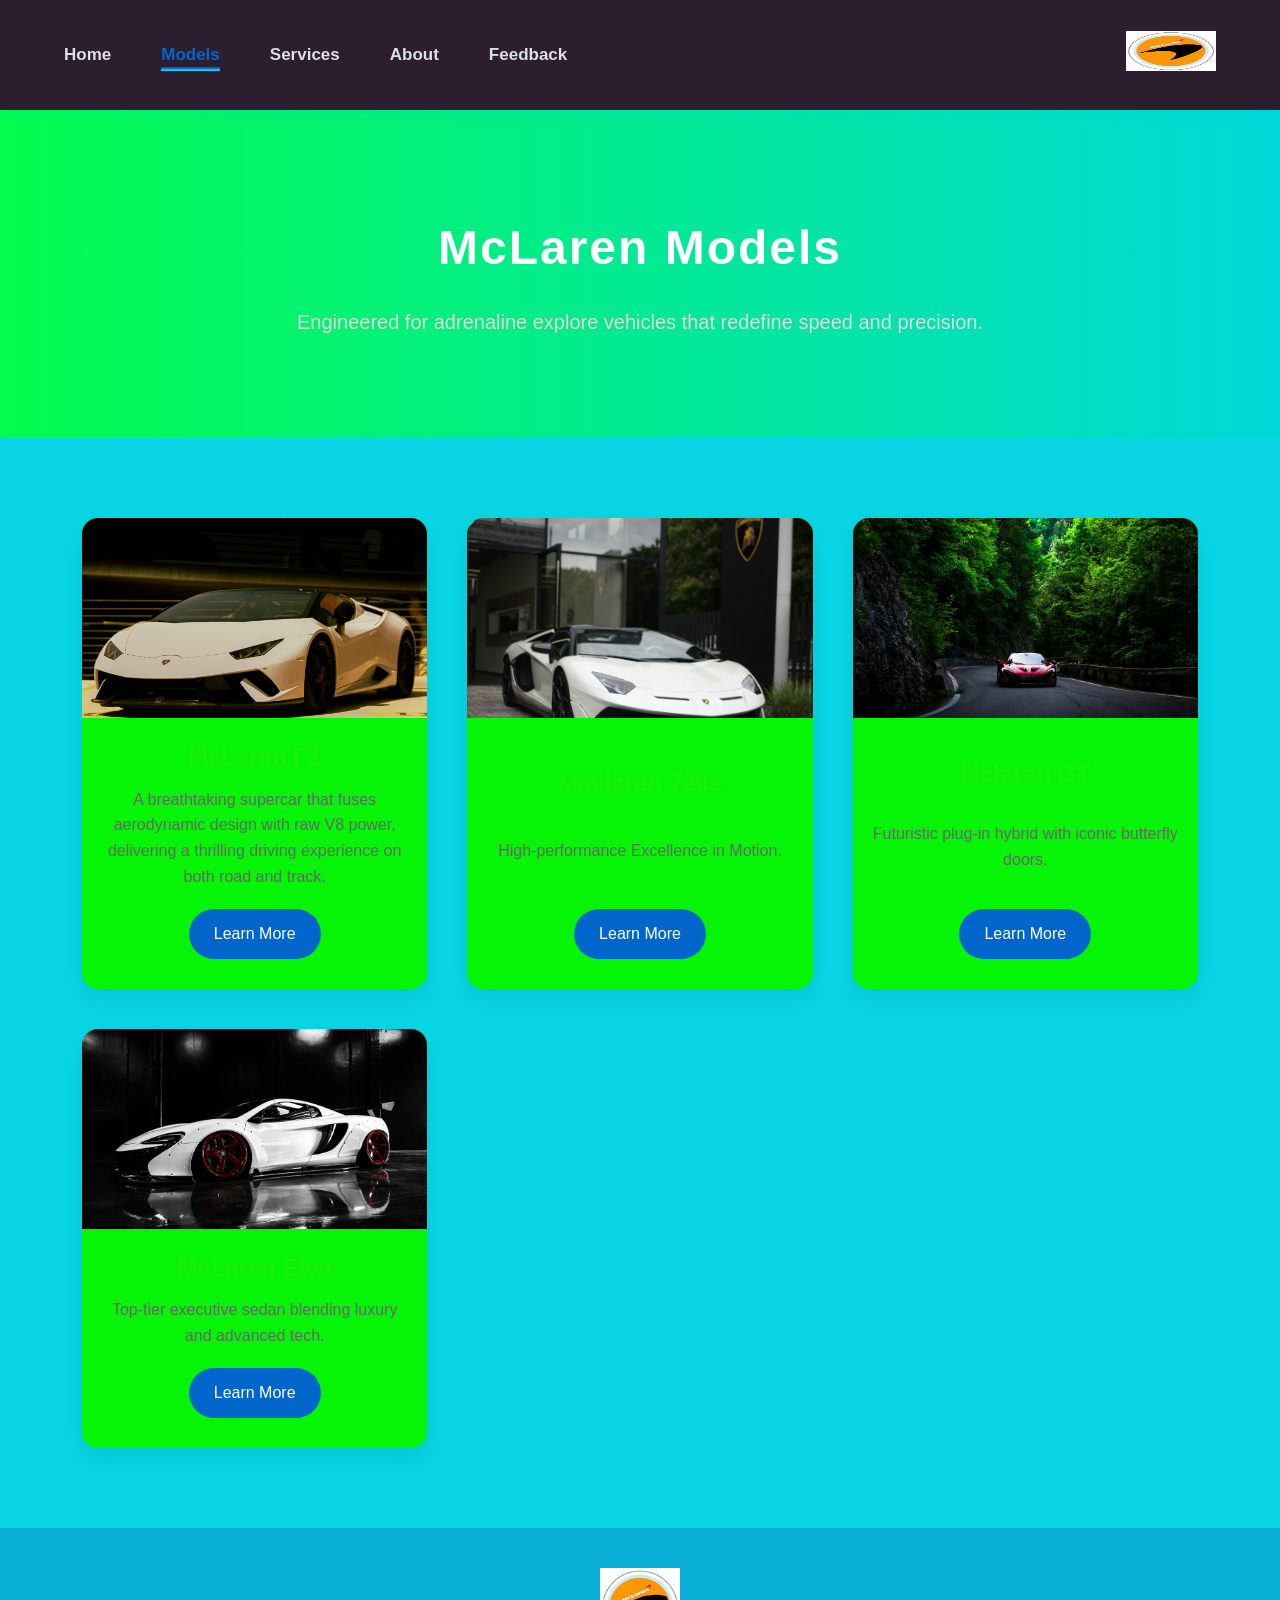
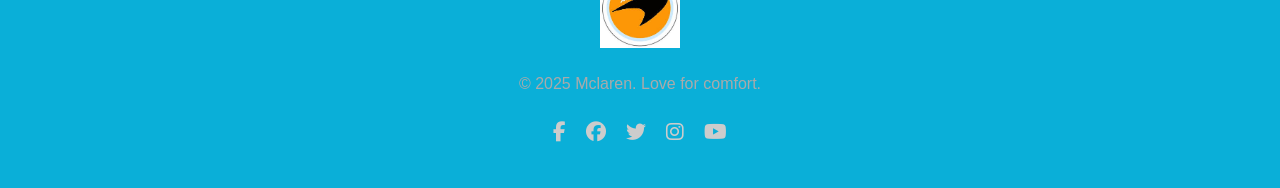
<file: models.html>
<!DOCTYPE html>
<html lang="en">
<head>
  <meta charset="UTF-8" />
  <meta name="viewport" content="width=device-width, initial-scale=1.0"/>
  <title>McLaren| Models</title>
  <link rel="stylesheet" href="style.css" />
  <link rel="stylesheet" href="https://cdnjs.cloudflare.com/ajax/libs/font-awesome/6.5.0/css/all.min.css" />
</head>
<body>

  <!-- Header (same as other pages) -->
  <header class="header">
    <div class="container header-flex">
      <div class="nav-left">
        <nav>
          <ul class="nav-list">
            <li><a href="index.html">Home</a></li>
            <li><a href="models.html" class="active">Models</a></li>
            <li><a href="services.html">Services</a></li>
            <li><a href="about.html">About</a></li>
            <li><a href="feedback.html">Feedback</a></li>
          </ul>
        </nav>
      </div>
      <div class="nav-right">
        <img src="logo.jpg" alt="McLaren logo" class="logo" />
      </div>
    </div>
  </header>

  <!-- Hero -->
  <section class="models-hero">
    <div class="container">
      <h1 class="hero-title">McLaren Models</h1>
      <p class="hero-subtitle">Engineered for adrenaline explore vehicles that redefine speed and precision.</p>

    </div>
  </section>

  <!-- Model Cards -->
  <section class="model-gallery">
    <div class="container model-cards">
      
      <div class="model-card">
        <img src="i5 (27).jpg" alt="McLaren F1" />
       <h3>McLaren F1</h3>
<p>A breathtaking supercar that fuses aerodynamic design with raw V8 power, delivering a thrilling driving experience on both road and track.</p>

        <a href="learnmore.html" class="model-btn">Learn More</a>
      </div>

      <div class="model-card">
        <img src="i5 (16).jpg" alt="McLaren 720s" />
        <h3>Maclaren 720s</h3>
        <p>High-performance Excellence in Motion.</p>
        <a href="#" class="model-btn">Learn More</a>


    
      </div>

      <div class="model-card">
        <img src="i5 (4).jpg" alt="Mclaren GT" />
        <h3>Mclaren GT</h3>
        <p>Futuristic plug-in hybrid with iconic butterfly doors.</p>
        <a href="#" class="model-btn">Learn More</a>
      </div>

      <div class="model-card">
        <img src="i5.webp.jpg" alt="McLaren Elva" />
        <h3>McLaren Elva</h3>
        <p>Top-tier executive sedan blending luxury and advanced tech.</p>
        <a href="#" class="model-btn">Learn More</a>
      </div>

    </div>
  </section>

  <!-- Footer (reuse from home page) -->
  <footer class="site-footer">
    <div class="footer-container">
      <div class="footer-logo">
        <img src="logo.jpg" alt="McLaren logo">
      </div>
      <p class="footer-text">© 2025 Mclaren. Love for comfort.</p>
      <div class="social-icons">
      <a href="https://www.facebook.com/McLaren" target="_blank" aria-label="McLaren"><i class="fab fa-facebook-f"></i></a>
         <a href="https://www.facebook.com/McLaren/" target="_blank"><i class="fab fa-facebook"></i></a>
        <a href="https://twitter.com/McLaren" target="_blank"><i class="fab fa-twitter"></i></a>
        <a href="https://www.instagram.com/McLaren/" target="_blank"><i class="fab fa-instagram"></i></a>
        <a href="https://www.youtube.com/user/McLaren" target="_blank"><i class="fab fa-youtube"></i></a>
    </div>
    </div>
  </footer>

</body>
</html>
</file>
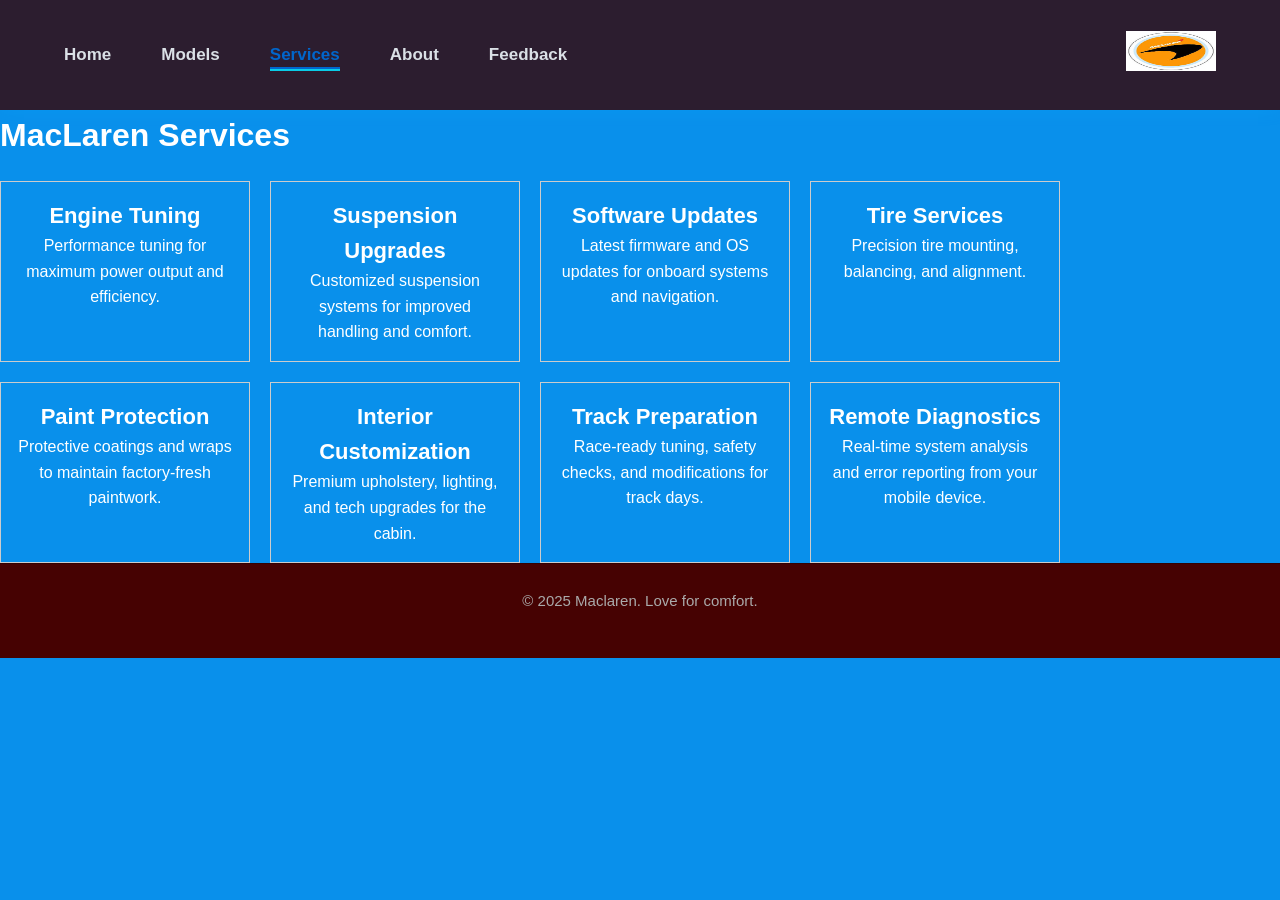
<file: services.html>
<!DOCTYPE html>
<html lang="en">
<head>
  <meta charset="UTF-8" />
  <meta name="viewport" content="width=device-width, initial-scale=1.0"/>
  <title>MacLaren| Services</title>
  <link rel="stylesheet" href="style.css" />

    
</head>
<body>
  <header class="header">
    <div class="container header-flex">
      <div class="nav-left">
        <nav>
          <ul class="nav-list">
            <li><a href="index.html">Home</a></li>
            <li><a href="models.html">Models</a></li>
            <li><a href="services.html" class="active">Services</a></li>
            <li><a href="about.html">About</a></li>
            <li><a href="feedback.html">Feedback</a></li>
          </ul>
        </nav>
      </div>
      <div class="nav-right">
      <img src="logo.jpg" alt="Mclaren Logo" class="logo" />
      </div>
    </div>
  </header>

  <section>
  <h2 style="font-size: 32px; font-weight: bold; margin-bottom: 20px;">MacLaren Services</h2>
  <div style="display: flex; flex-wrap: wrap; gap: 20px;">
    
    <div onclick="showServiceDetail('Engine Tuning')" style="width: 250px; border: 1px solid #ccc; padding: 16px; text-align: center;">
      <h3 style="font-size: 22px;">Engine Tuning</h3>
      <p style="font-size: 16px;">Performance tuning for maximum power output and efficiency.</p>
    </div>

    <div onclick="showServiceDetail('Suspension Upgrades')" style="width: 250px; border: 1px solid #ccc; padding: 16px; text-align: center;">
      <h3 style="font-size: 22px;">Suspension Upgrades</h3>
      <p style="font-size: 16px;">Customized suspension systems for improved handling and comfort.</p>
    </div>

    <div onclick="showServiceDetail('Software Updates')" style="width: 250px; border: 1px solid #ccc; padding: 16px; text-align: center;">
      <h3 style="font-size: 22px;">Software Updates</h3>
      <p style="font-size: 16px;">Latest firmware and OS updates for onboard systems and navigation.</p>
    </div>

    <div onclick="showServiceDetail('Tire Services')" style="width: 250px; border: 1px solid #ccc; padding: 16px; text-align: center;">
      <h3 style="font-size: 22px;">Tire Services</h3>
      <p style="font-size: 16px;">Precision tire mounting, balancing, and alignment.</p>
    </div>

    <div onclick="showServiceDetail('Paint Protection')" style="width: 250px; border: 1px solid #ccc; padding: 16px; text-align: center;">
      <h3 style="font-size: 22px;">Paint Protection</h3>
      <p style="font-size: 16px;">Protective coatings and wraps to maintain factory-fresh paintwork.</p>
    </div>

    <div onclick="showServiceDetail('Interior Customization')" style="width: 250px; border: 1px solid #ccc; padding: 16px; text-align: center;">
      <h3 style="font-size: 22px;">Interior Customization</h3>
      <p style="font-size: 16px;">Premium upholstery, lighting, and tech upgrades for the cabin.</p>
    </div>

    <div onclick="showServiceDetail('Track Prep')" style="width: 250px; border: 1px solid #ccc; padding: 16px; text-align: center;">
      <h3 style="font-size: 22px;">Track Preparation</h3>
      <p style="font-size: 16px;">Race-ready tuning, safety checks, and modifications for track days.</p>
    </div>

    <div onclick="showServiceDetail('Remote Diagnostics')" style="width: 250px; border: 1px solid #ccc; padding: 16px; text-align: center;">
      <h3 style="font-size: 22px;">Remote Diagnostics</h3>
      <p style="font-size: 16px;">Real-time system analysis and error reporting from your mobile device.</p>
    </div>

  </div>
</section>



  <div id="serviceModal" class="modal hidden">
    <div class="modal-content">
      <span class="close-button" onclick="closeModal()">&times;</span>
      <h3 id="modalTitle">Service Title</h3>
      <p id="modalDescription">More information about the selected service will appear here.</p>
    </div>
  </div>

  <footer class="footer">
    <div class="container">
    <p class="footer-text">© 2025 Maclaren. Love for comfort.</p>
    </div>
  </footer>

  <script>
    function showServiceDetail(serviceName) {
      const modal = document.getElementById("serviceModal");
      const modalTitle = document.getElementById("modalTitle");
      const modalDescription = document.getElementById("modalDescription");

      const serviceDetails = {
        "Maintenance": "Our certified BMW service technicians will ensure your vehicle stays in top condition with regular maintenance plans.",
        "Repairs": "From minor fixes to major overhauls, our BMW service centers offer professional repairs with genuine parts.",
        "Diagnostics": "Cutting-edge diagnostics technology helps detect issues early and ensure smooth performance.",
        "Detailing": "We offer interior and exterior detailing using BMW-approved materials and techniques for a pristine finish."
      };

      modalTitle.textContent = serviceName;
      modalDescription.textContent = serviceDetails[serviceName];
      modal.classList.remove("hidden");
    }

    function closeModal() {
      const modal = document.getElementById("serviceModal");
      modal.classList.add("hidden");
    }
  </script>
</body>
</html>
</file>
<file: style.css>
/* Global Reset */
* {
  margin: 0;
  padding: 0;
  box-sizing: border-box;
}

body {
  font-family: 'Segoe UI', sans-serif;
  background-color: #1613dd;
  color: #a84545;
  line-height: 1.6;
  overflow-x: hidden;
}

/* Container Utility */
.container {
  width: 90%;
  max-width: 1300px;
  margin: 0 auto;
}

 Header 
.header {
  background-color: #1993cc;
  box-shadow: 0 2px 10px rgba(156, 95, 95, 0.904);
  position: sticky;
  top: 0;
  z-index: 20;
}



.header-flex {
  display: flex;
  justify-content: space-between;
  align-items: center;
  padding: 15px 0;
}

.nav-left ul {
  display: flex;
  gap: 50px;
  list-style: none;
  position: center;
}



.nav-left ul li a {
  text-decoration: none;
  font-size: 17px;
  font-weight: 600;
  color: #dae0e6;
  position: center;
  padding-bottom: 5px;
  transition: all 0.3s ease;
 
}

.nav-left ul li a:hover,
.nav-left ul li a.active {
  color: #0066cc;
}

.nav-left ul li a::after {
  content: '';
  position: absolute;
  left: 0;
  bottom: 0;
  height: 2px;
  width: 0%;
  background-color: #0066cc;
  transition: width 0.3s ease;
}

.nav-left ul li a:hover::after,
.nav-left ul li a.active::after {
  width: 100%;
}

.logo {
  height: 80px;
  transition: transform 0.3s ease;
}

.logo:hover {
  transform: scale(1.05);
}

/* Video Background */
.video-background {
  position: relative;
  width: 100%;
  height: 100vh;
  overflow: hidden;
}

.video-background video {
  position: absolute;
  top: 0;
  left: 0;
  width: 100%;
  height: 100%;
  object-fit: cover;
  filter: brightness(40%);
  z-index: 1;
}

.video-overlay {
  position: absolute;
  top: 50%;
  left: 50%;
  transform: translate(-50%, -50%);
  z-index: 2;
  text-align: center;
  font-size: 2.2rem;
}

.video-overlay h1 {
  color: rgba(255, 255, 255, 0.95);
  font-size: 2.2rem;
  font-weight: 600;
  letter-spacing: 4px;
  text-shadow: none;
  backdrop-filter: blur(6px);
  background:transparent;
  padding: 30px 50px;
  border-radius: 12px;
}

/* Features */
.features {
  background-color: #3113b6;
  padding: 100px 0;
}

.section-title {
  font-size: 40px;
  font-weight: bold;
  text-align: center;
  margin-bottom: 50px;
  color: #029af1;
  letter-spacing: 1.5px;

font-style: normal;
font-family: Arial, Helvetica, sans-serif;
}

.feature-cards {
  display: flex;
  flex-wrap: wrap;
  justify-content: center;
  gap: 30px;
}

.feature-card {
  background-color: #f8f9fa;
  padding: 30px;
  width: 300px;
  border-radius: 16px;
  box-shadow: 0 6px 20px rgba(2, 243, 243, 0.1);
  transition: transform 0.3s ease, box-shadow 0.3s ease;
  text-align: center;
}

.feature-card:hover {
  transform: translateY(-10px);
  box-shadow: 0 12px 30px rgba(0, 0, 0, 0.15);
}

.feature-card h3 {
  font-size: 24px;
  margin-bottom: 15px;
  color: #0066cc;
}

.feature-card p {
  font-size: 16px;
  color: #666;
}

/* Testimonials */
.testimonials {
  background-color: #02aaec;
  padding: 100px 0;
}

.testimonial-cards {
  display: flex;
  flex-wrap: wrap;
  justify-content: center;
  gap: 30px;
}

.testimonial-card {
  background-color: #31388f;
  padding: 40px;
  width: 500px;
  border-radius: 16px;
  box-shadow: 0 6px 20px blue (152, 89, 253, 0.1);
  transition: transform 0.3s ease;
}

.testimonial-card:hover {
  transform: scale(1.02);
}

.testimonial-text {
  font-size: 18px;
  font-style: normal;
  color: #0a0000;
  margin-bottom: 20px;
}

.testimonial-author {
  font-size: 16px;
  font-weight: 500;
  color: #0f0202;
  text-align: right;
}

/* Footer */
.footer {
  background-color: #5f07ec;
  color: #d84646;
  text-align: center;
  padding: 25px 0;
}

.footer p {
  font-size: 15px;
}

/* Responsive */
@media (max-width: 1024px) {
  .feature-cards,
  .testimonial-cards {
    flex-direction: column;
    align-items: center;
  }

  .feature-card,
  .testimonial-card {
    width: 90%;
  }

  .video-overlay h1 {
    font-size: 3rem;
  }
}
.models-section {
  background-color: #3d0ebd;
  padding: 100px 0;
}

.model-gallery {
  display: grid;
  grid-template-columns: repeat(auto-fit, minmax(280px, 1fr));
  gap: 30px;
}

.model-card {
  position: relative;
  overflow: hidden;
  border-radius: 16px;
  box-shadow: 0 8px 25px rgba(0, 0, 0, 0.1);
  transition: transform 0.4s ease, box-shadow 0.3s ease;
}

.model-card img {
  width: 100%;
  height: auto;
  display: block;
  transition: transform 0.4s ease;
}

.model-card:hover {
  transform: translateY(-10px);
  box-shadow: 0 14px 35px rgba(7, 220, 248, 0.2);
}

.model-card:hover img {
  transform: scale(1.05);
}

.model-info {
  position: absolute;
  bottom: 0;
  width: 100%;
  background: rgba(47, 9, 214, 0.6);
  color: #fff;
  padding: 15px;
  text-align: center;
  opacity: 0;
  transition: opacity 0.4s ease;
}

.model-card:hover .model-info {
  opacity: 1;
}

.model-info h3 {
  margin: 0;
  font-size: 20px;
  font-weight: 500;
}
.site-footer {
  background-color: #0aafd8;
  color: #a86c6c;
  padding: 40px 20px;
  text-align: center;
}

.footer-container {
  max-width: 1200px;
  margin: 0 auto;
}

.footer-logo img {
  width: 80px;
  margin-bottom: 15px;
}

.footer-text {
  font-size: 16px;
  margin-bottom: 20px;
  color: #aaa;
}

.social-icons {
  display: flex;
  justify-content: center;
  gap: 20px;
}

.social-icons a {
  color: #ccc;
  font-size: 20px;
  transition: color 0.3s ease, transform 0.3s ease;
}

.social-icons a:hover {
  color: #924949;
  transform: scale(1.2);
}
/* ===== MODELS PAGE STYLING ===== */

/* Models Hero Section */
.models-hero {
  background: linear-gradient(to right, #03fc4d, #02d8d8);
  color: #fff;
  text-align: center;
  padding: 100px 20px;
}

.models-hero .hero-title {
  font-size: 48px;
  font-weight: 800;
  margin-bottom: 20px;
  letter-spacing: 2px;
}

.models-hero .hero-subtitle {
  font-size: 20px;
  color: #ddd;
}

/* Model Cards Section */
.model-gallery {
  background-color: #09d5e4;
  padding: 80px 20px;
}

.model-cards {
  display: grid;
  grid-template-columns: repeat(auto-fit, minmax(280px, 1fr));
  gap: 40px;
  max-width: 1200px;
  margin: auto;
}

.model-card {
  background-color: #06f506;
  border-radius: 16px;
  box-shadow: 0 10px 20px rgba(0, 0, 0, 0.08);
  overflow: hidden;
  transition: transform 0.3s ease, box-shadow 0.3s ease;
  text-align: center;
  display: flex;
  flex-direction: column;
  justify-content: space-between;
}

.model-card:hover {
  transform: translateY(-10px);
  box-shadow: 0 12px 28px rgba(6, 216, 41, 0.15);
}

.model-card img {
  width: 100%;
  height: 200px;
  object-fit: cover;
}

.model-card h3 {
  font-size: 24px;
  margin: 20px 0 10px;
  color: #1bf008;
}

.model-card p {
  padding: 0 20px;
  color: #666;
  font-size: 16px;
  margin-bottom: 20px;
}

.model-btn {
  display: inline-block;
  margin: 0 auto 30px;
  padding: 12px 25px;
  background-color: #0066cc;
  color: #fff;
  border-radius: 25px;
  font-size: 16px;
  text-decoration: none;
  transition: background-color 0.3s ease;
}

.model-btn:hover {
  background-color: #05e6f7;
}

/* Responsive Fixes */
@media (max-width: 768px) {
  .models-hero .hero-title {
    font-size: 36px;
  }

  .models-hero .hero-subtitle {
    font-size: 18px;
  }

  .model-btn {
    font-size: 14px;
  }
}
/* Learn More Hero Section */
.learn-hero {
  height: 80vh;
  background-size: cover;
  background-position: center;
  position: relative;
  display: flex;
  align-items: center;
  justify-content: center;
}

.learn-hero .overlay {
  background-color: rgba(9, 229, 236, 0.5);
  padding: 60px 40px;
  border-radius: 12px;
}

.learn-title {
  font-size: 64px;
  font-weight: 900;
  color: #fff;
  text-shadow: 0 4px 12px rgba(0, 0, 0, 0.6);
  text-align: center;
}

/* Car Details Section */
.car-details {
  background-color: #fff;
  padding: 80px 20px;
}

.car-details .container {
  max-width: 1000px;
  margin: 0 auto;
}

.car-details h2 {
  font-size: 36px;
  font-weight: 700;
  margin-bottom: 20px;
  color: #0a0a0a;
}

.car-details p {
  font-size: 18px;
  line-height: 1.7;
  color: #555;
  margin-bottom: 30px;
}

/* Specs List */
.spec-list {
  list-style: none;
  padding-left: 0;
  margin-bottom: 40px;
}

.spec-list li {
  font-size: 16px;
  margin-bottom: 12px;
  border-left: 4px solid #0066cc;
  padding-left: 12px;
  color: #333;
}

/* Embedded Video */
.video-container {
  margin-bottom: 50px;
  border-radius: 10px;
  overflow: hidden;
  box-shadow: 0 6px 20px rgba(0, 0, 0, 0.15);
}

/* Back Button */
.back-btn {
  display: inline-block;
  padding: 12px 25px;
  background-color: #0066cc;
  color: #fff;
  text-decoration: none;
  font-size: 16px;
  border-radius: 6px;
  transition: background-color 0.3s ease;
}

.back-btn:hover {
  background-color: #004b99;
}

/* Responsive */
@media (max-width: 768px) {
  .learn-title {
    font-size: 40px;
  }

  .car-details h2 {
    font-size: 28px;
  }

  .car-details p,
  .spec-list li {
    font-size: 16px;
  }

  .video-container iframe {
    height: 250px;
  }
}
.services-section {
  background: #fff;
  padding: 80px 0;
}

.services-grid {
  display: grid;
  grid-template-columns: repeat(auto-fit, minmax(260px, 1fr));
  gap: 30px;
  margin-top: 40px;
}
.features-grid {
  display: flex;
  justify-content: space-between;
  gap: 2rem;
  flex-wrap: wrap;
  padding: 2rem 0;
}


.feature-card {
  flex: 1 1 30%;
  background: white;
  border-radius: 1rem;
  padding: 1.5rem;
  box-shadow: 0 0 10px rgba(0,0,0,0.1);
  text-align: center;
  color: #333;
  min-width: 250px;
  max-width: 100%;
}

@media (max-width: 768px) {
  .feature-card {
    flex: 1 1 100%;
  }
}

.service-card {
  background: #03f54b;
  padding: 30px;
  border-radius: 12px;
  box-shadow: 0 4px 12px rgba(0, 0, 0, 0.08);
  text-align: center;
  transition: transform 0.5s ease, box-shadow 0.3s ease;
  cursor: pointer;
}

.service-card:hover {
  transform: translateY(-10px);
  box-shadow: 0 8px 20px rgba(0, 0, 0, 0.15);
}

.service-card h3 {
  font-size: 22px;
  color: #003380;
  margin-bottom: 15px;
}

.service-card p {
  font-size: 16px;
  color: #555;
}

/* Modal Styling */
.modal {
  position: fixed;
  top: 0;
  left: 0;
  width: 100%;
  height: 100%;
  background-color: rgba(0,0,0,0.6);
  display: flex;
  align-items: center;
  justify-content: center;
  z-index: 1000;
}

.modal.hidden {
  display: none;
}

.modal-content {
  background-color: #fff;
  padding: 40px;
  border-radius: 10px;
  width: 90%;
  max-width: 500px;
  position: relative;
  animation: fadeIn 0.3s ease-in-out;
}

.close-button {
  position: absolute;
  top: 20px;
  right: 30px;
  font-size: 24px;
  color: #333;
  cursor: pointer;
}

@keyframes fadeIn {
  from { opacity: 0; transform: translateY(20px); }
  to { opacity: 1; transform: translateY(0); }
}

/* Reset */
* {
  margin: 0;
  padding: 0;
  box-sizing: border-box;
}

/* Body Styling */
body {
  font-family:  sans-serif;
  background-color: #0581f5;
  color: #fff;
  overflow-x: hidden;
  line-height: 1.6;
}

/* Header */
.header {
  background: rgba(5, 143, 185, 0.95);
  padding: 20px 0;
  position: sticky;
  top: 0;
  z-index: 1000;
  box-shadow: 0 0 15px rgba(0, 170, 255, 0.2);
  font-style: normal;
  font-family: 'Franklin Gothic Medium', 'Arial Narrow', Arial, sans-serif;
}

.header-flex {
  width: 90%;
  margin: auto;
  display: flex;
  justify-content: space-between;
  align-items: center;
}

.nav-list {
  display: flex;
  gap:35px;
  list-style: none;
  position: relative;
}

.nav-list li a {
  text-decoration: none;
  color: #0ee9a7;
  font-size: 17px;
  transition: color 0.3s ease;
  position: relative;
}

.nav-list li a::after {
  content: '';
  position: center;
  left: 0;
  bottom: -6px;
  width: 0%;
  height: 2px;
  background: #00aaff;
  transition: 0.3s ease;
}

.nav-list li a:hover,
.nav-list li a.active {
  color: #00aaff;
}

.nav-list li a:hover::after,
.nav-list li a.active::after {
  width: 100%;
}

.logo {
  width: 90px;
  transition: transform 0.3s ease-in-out;
}

.logo:hover {
  transform: scale(1.1);
}

/* Video Hero Section */
.video-background {
  position: relative;
  width: 100vw;
  height: 100vh;
  overflow: hidden;
}

.video-background video {
  position: absolute;
  width: 100%;
  height: 100%;
  object-fit: cover;
  filter: brightness(40%);
  z-index: 1;
}

.video-overlay {
  position: absolute;
  top: 50%;
  left: 50%;
  transform: translate(-50%, -50%);
  z-index: 2;
  text-align: center;
  backdrop-filter: blur(4px);
  padding: 40px 60px;
  border-radius: 20px;
}

.video-overlay h1 {
  font-size: 4.5rem;
  font-weight: 900;
  letter-spacing: 5px;
  text-shadow: 0 0 15px rgba(0, 170, 255, 0.6);
  animation: fadeInDown 1s ease-out;
  color: #fff;
}

/* About Content */
.about-content {
  padding: 100px 20px;
  background: linear-gradient(to bottom, #05cee9 70%, #68a1c7 100%);
  display: flex;
  flex-direction: column;
  gap: 60px;
  animation: fadeIn 1.2s ease forwards;

}

.about-section {
  max-width: 1100px;
  margin: auto;
  background-color: rgba(255, 255, 255, 0.04);
  padding: 40px;
  border-radius: 20px;
  box-shadow: 0 0 25px rgba(0, 170, 255, 0.1);
  backdrop-filter: blur(5px);
  transition: all 0.3s ease;
  font-style: normal;
}

.about-section:hover {
  transform: translateY(-8px);
  box-shadow: 0 0 30px rgba(0, 170, 255, 0.25);
}

.about-section h2 {
  font-size: 2.5rem;
  margin-bottom: 20px;
  border-bottom: 2px solid #00aaff;
  display: inline-block;
  padding-bottom: 6px;
  color: #00aaff;
}

.about-section p {
  font-size: 18px;
  color: #dcdcdc;
  line-height: 1.8;
}

/* Footer */
.footer {
  background-color: #460202;
  text-align: center;
  padding: 25px;
  color: #aaa;
  font-size: 15px;
  border-top: 1px solid #330202;
}

/* Animations */
@keyframes fadeIn {
  0% { opacity: 0; transform: translateY(30px); }
  100% { opacity: 1; transform: translateY(0); }
}

@keyframes fadeInDown {
  0% { opacity: 0; transform: translateY(-40px); }
  100% { opacity: 1; transform: translateY(0); }
}

/* Responsive */
@media (max-width: 768px) {
  .video-overlay h1 {
    font-size: 2.8rem;
  }

  .header-flex {
    flex-direction: column;
    gap: 15px;
  }

  .about-section {
    padding: 25px;
  }

  .nav-list {
    flex-wrap: wrap;
    gap: 25px;
  }

  .logo {
    width: 70px;
  }
}
/* Reset */
* {
  margin: 0;
  padding: 0;
  box-sizing: border-box;
}

body {
  font-family:  sans-serif;
  background-color: #0990eb;
  color: #fff;
}

.header {
  background-color: rgba(53, 1, 1, 0.8);
  padding: 1rem 0;
  position: relative;
  z-index: 10;
}

.nav-list {
  list-style: none;
  display: flex;
  gap: 3.5rem;
}

.nav-list a {
  color: #fff;
  text-decoration: none;
  font-weight: 500;
}

.nav-list a.active {
  border-bottom: 2px solid #0acce6;
}

.logo {
  height: 40px;
}

/* Hero Section with Video */
.hero-video {
  position: relative;
  height: 100vh;
  width: 100%;
  overflow: hidden;
}

#bg-video {
  position: absolute;
  top: 0;
  left: 0;
  width: 100%;
  height: 100%;
  object-fit: cover;
  z-index: -1;
}

.hero-text {
  position: absolute;
  top: 50%;
  left: 50%;
  transform: translate(-50%, -50%);
  text-align: center;
  color: #05f5f5;
  z-index: 1;
  animation: fadeIn 2s ease-in-out;
}

.hero-text h1 {
  font-size: 3.5rem;
  margin-bottom: 1rem;
}

.hero-text p {
  font-size: 1.5rem;
  color: #05cef1;
}

/* Simple fade-in animation */
@keyframes fadeIn {
  0% { opacity: 0; transform: translate(-50%, -60%); }
  100% { opacity: 1; transform: translate(-50%, -50%); }
}
.feedback-form-section {
  background: #04a4e4;
  padding: 4rem 1rem;
  text-align: center;
}

.form-title {
  font-size: 2.5rem;
  margin-bottom: 2rem;
  color: #05edf5;
}

.feedback-form {
  max-width: 600px;
  margin: 0 auto;
  display: flex;
  flex-direction: column;
  gap: 1.2rem;
}

.feedback-form input,
.feedback-form textarea {
  padding: 1rem;
  border: none;
  border-radius: 5px;
  font-size: 1rem;
}

.feedback-form input:focus,
.feedback-form textarea:focus {
  outline: 2px solid #0077ff;
  background-color: #06a2d1;
  color: #fff;
}

.feedback-form button {
  padding: 1rem;
  background-color: #0077ff;
  color: #fff;
  border: none;
  font-size: 1rem;
  border-radius: 5px;
  cursor: pointer;
  transition: background-color 0.3s ease;
}

.feedback-form button:hover {
  background-color: #005bb5;
}
.modal {
  display: none;
  position: fixed;
  z-index: 1000;
  left: 0; top: 0;
  width: 100%; height: 100%;
  background-color: rgba(6, 91, 141, 0.7);
  justify-content: center;
  align-items: center;
}

.modal-content {
  background-color: #fff;
  padding: 2rem;
  text-align: center;
  border-radius: 8px;
  width: 90%;
  max-width: 400px;
  animation: fadeIn 0.4s ease;
}

.modal-content h2 {
  color: #0077ff;
  margin-bottom: 1rem;
}

.modal-content button {
  padding: 0.8rem 1.5rem;
  background-color: #0077ff;
  color: white;
  border: none;
  border-radius: 5px;
  cursor: pointer;
}

.modal-content button:hover {
  background-color: #005bb5;
}

@keyframes fadeIn {
  from { opacity: 0; transform: scale(0.8); }
  to { opacity: 1; transform: scale(1); }
}
</file>
